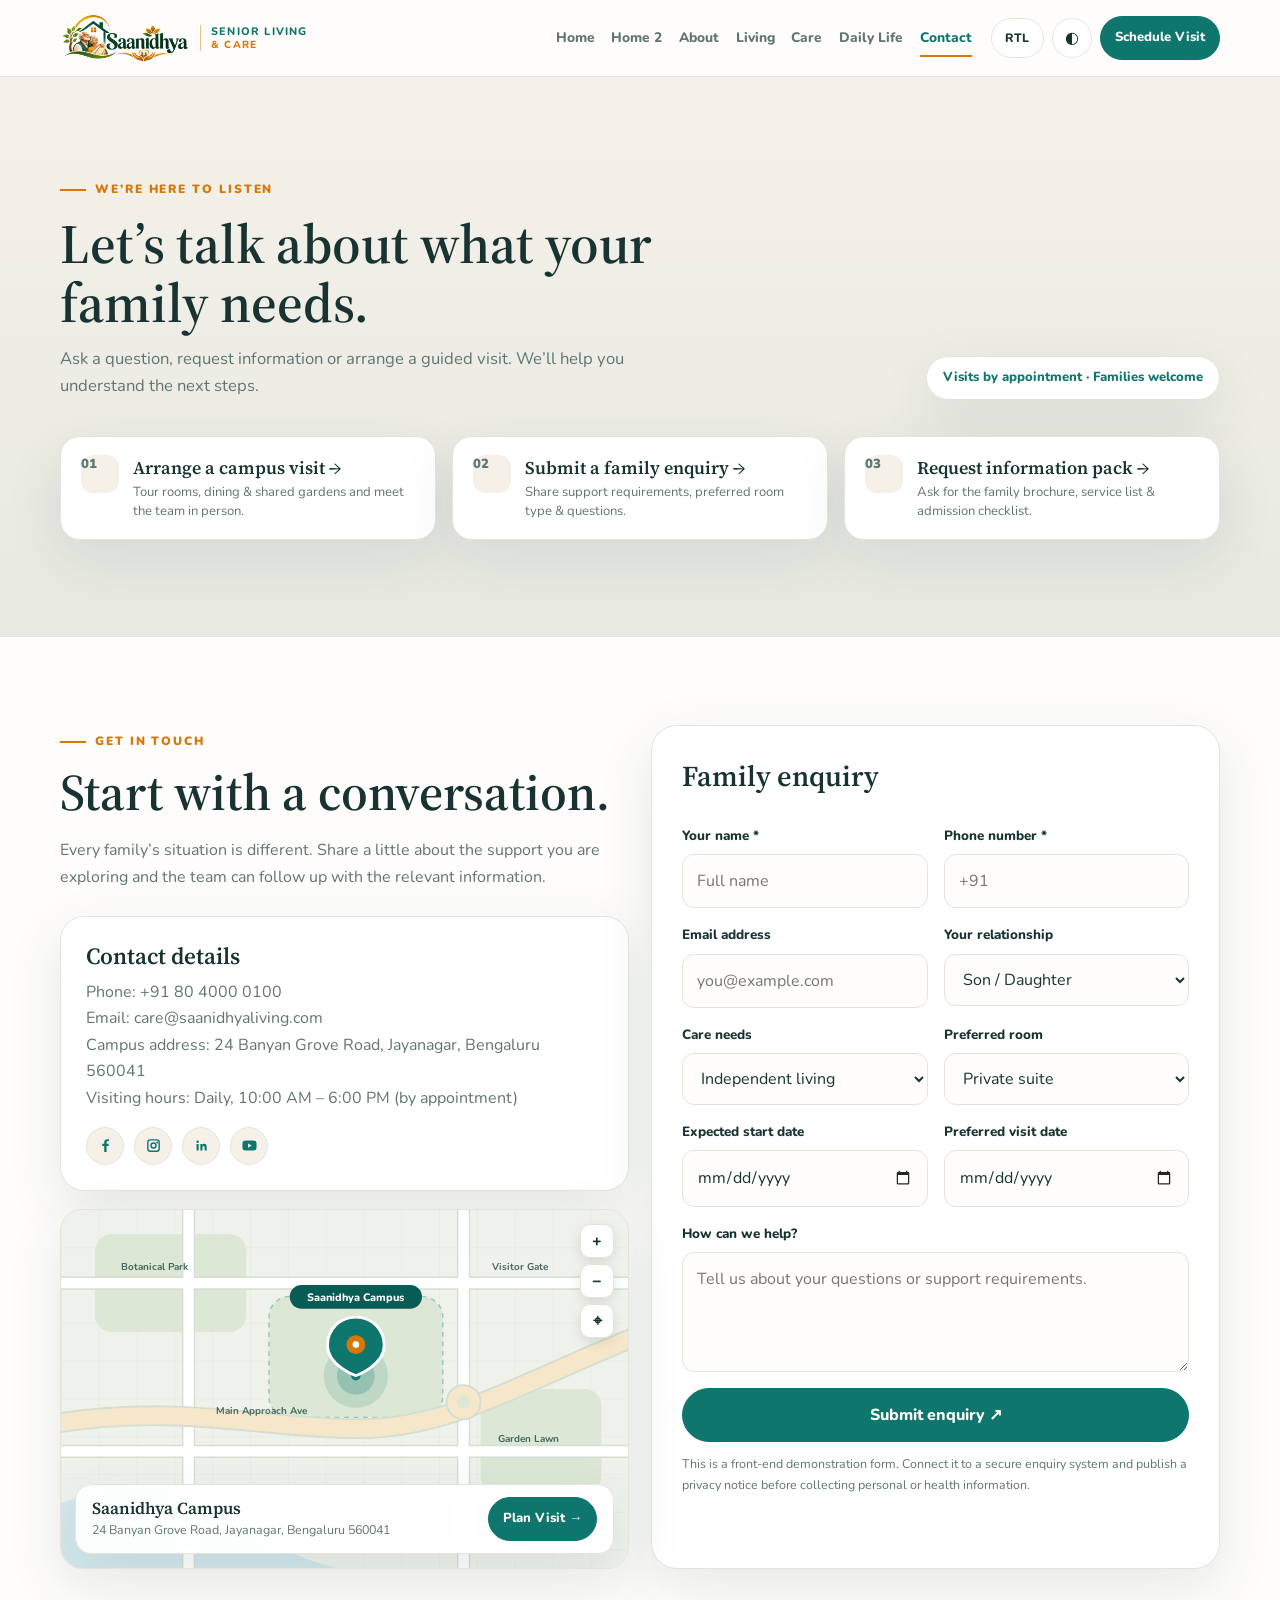
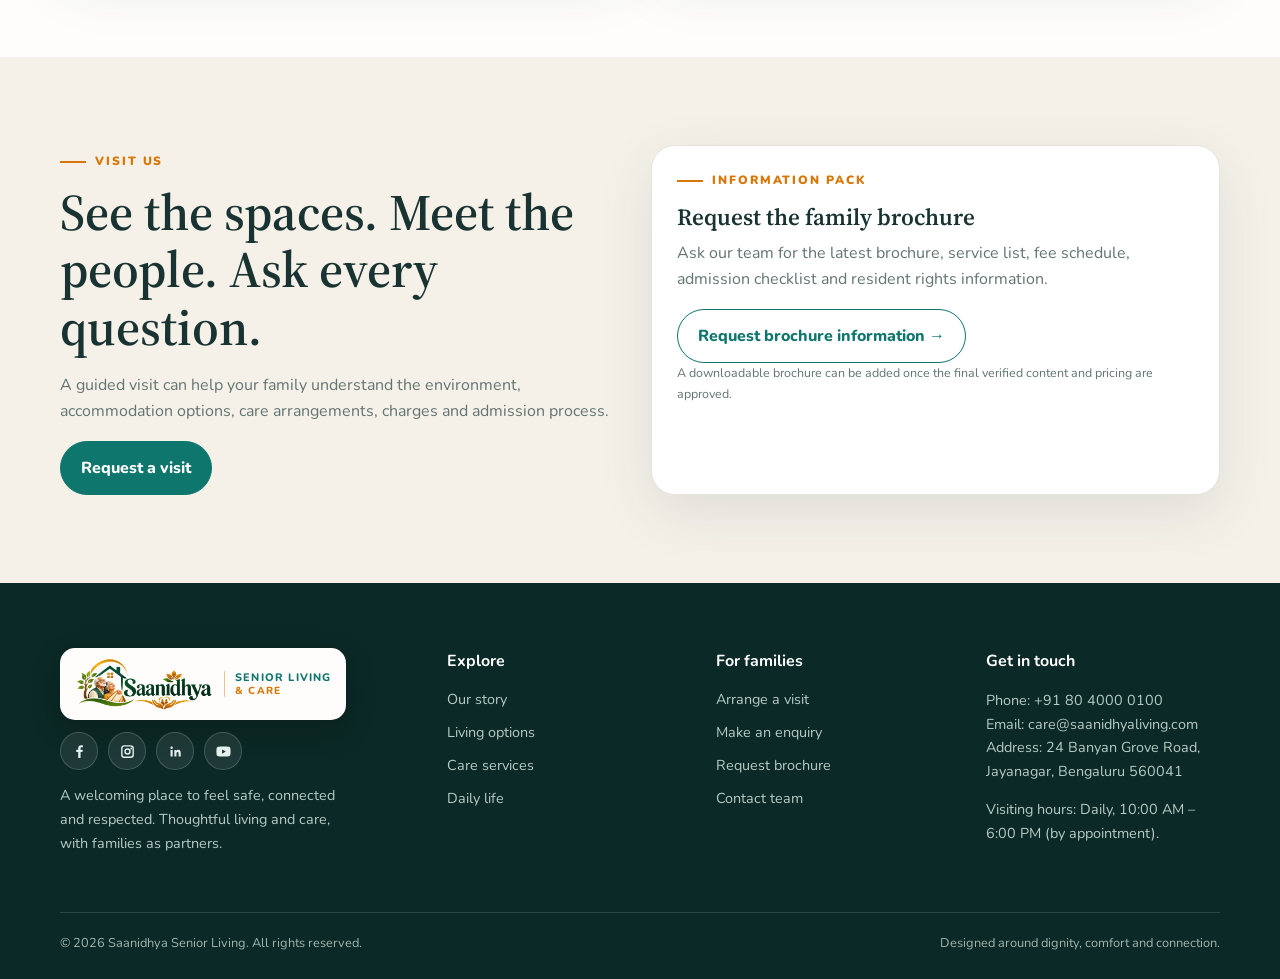
<file: contact.html>
<!doctype html><html lang="en"><head><meta charset="utf-8"><meta name="viewport" content="width=device-width,initial-scale=1"><meta name="theme-color" content="#0F766E"><title>Contact &amp; Enquiries | Saanidhya Senior Living &amp; Care</title><meta name="description" content="Compassionate senior living, assisted living and family-centred care."><link rel="icon" href="favicon.ico" sizes="any"><link rel="icon" type="image/png" sizes="512x512" href="favicon.png"><link rel="apple-touch-icon" sizes="180x180" href="apple-touch-icon.png"><meta property="og:title" content="Contact &amp; Enquiries | Saanidhya Senior Living &amp; Care"><meta property="og:description" content="Compassionate senior living, assisted living and family-centred care."><meta property="og:image" content="logo.png"><meta property="og:type" content="website"><link rel="stylesheet" href="styles.css"></head><body>
<header class="site-header"><div class="container header-inner"><a class="brand" href="index.html" aria-label="Saanidhya Senior Living &amp; Care — Home"><img class="brand-logo" src="logo.png" alt="Saanidhya Senior Living &amp; Care" width="1983" height="793"><span class="brand-tag" aria-hidden="true">Senior Living<small>&amp; Care</small></span></a>
<button class="icon-btn menu-toggle" aria-label="Open navigation" aria-expanded="false">☰</button><nav class="nav" aria-label="Main navigation"><a href="index.html">Home</a><a href="home-2.html">Home 2</a><a href="about.html">About</a><a href="living-options.html">Living</a><a href="medical-care.html">Care</a><a href="daily-life.html">Daily Life</a><a href="contact.html" class="active">Contact</a><div class="nav-tools"><button class="nav-tool-btn" type="button" data-rtl-toggle aria-label="Switch to right-to-left alignment" aria-pressed="false">RTL</button><button class="nav-tool-btn" type="button" data-theme-toggle aria-label="Toggle dark mode" aria-pressed="false"><span data-theme-icon aria-hidden="true">◐</span><span data-theme-label>Dark</span></button><a class="btn small" href="contact.html#visit">Schedule Visit</a></div></nav>
<div class="header-actions"><button class="icon-btn rtl-toggle" type="button" data-rtl-toggle aria-label="Switch to right-to-left alignment" aria-pressed="false">RTL</button><button class="icon-btn" type="button" data-theme-toggle aria-label="Toggle dark mode">◐</button><a class="btn small" href="contact.html#visit">Schedule Visit</a></div></div></header>
<main><section class="hero-contact"><div class="container"><div class="hero-contact-top"><div><span class="eyebrow">We’re here to listen</span><h1>Let’s talk about what your family needs.</h1><p>Ask a question, request information or arrange a guided visit. We’ll help you understand the next steps.</p></div><span class="concierge-pill">Visits by appointment · Families welcome</span></div><div class="concierge-grid"><a class="concierge-card" href="#visit"><span class="concierge-num">01</span><div><strong>Arrange a campus visit →</strong><span>Tour rooms, dining &amp; shared gardens and meet the team in person.</span></div></a><a class="concierge-card" href="#enquiry"><span class="concierge-num">02</span><div><strong>Submit a family enquiry →</strong><span>Share support requirements, preferred room type &amp; questions.</span></div></a><a class="concierge-card" href="#brochure"><span class="concierge-num">03</span><div><strong>Request information pack →</strong><span>Ask for the family brochure, service list &amp; admission checklist.</span></div></a></div></div></section>
<section class="section" id="enquiry"><div class="container grid two contact-two-col"><div><span class="eyebrow">Get in touch</span><h2>Start with a conversation.</h2><p class="muted">Every family’s situation is different. Share a little about the support you are exploring and the team can follow up with the relevant information.</p><div class="card" style="margin-top:26px"><div class="card-body"><h3>Contact details</h3><p class="muted">Phone: <a href="tel:+918040000100">+91 80 4000 0100</a><br>Email: <a href="mailto:care@saanidhyaliving.com">care@saanidhyaliving.com</a><br>Campus address: 24 Banyan Grove Road, Jayanagar, Bengaluru 560041<br>Visiting hours: Daily, 10:00 AM – 6:00 PM (by appointment)</p><div class="social-links" aria-label="Social media"><a class="social-link" href="https://www.facebook.com/saanidhyaliving" target="_blank" rel="noopener noreferrer" aria-label="Saanidhya on Facebook"><svg viewBox="0 0 24 24" aria-hidden="true"><path d="M13.5 21v-8.2h2.75l.41-3.2H13.5V7.55c0-.93.26-1.56 1.59-1.56h1.7V3.13c-.29-.04-1.3-.13-2.48-.13-2.45 0-4.13 1.5-4.13 4.24v2.36H7.4v3.2h2.78V21h3.32z"/></svg></a><a class="social-link" href="https://www.instagram.com/saanidhyaliving" target="_blank" rel="noopener noreferrer" aria-label="Saanidhya on Instagram"><svg viewBox="0 0 24 24" aria-hidden="true"><path d="M7.5 3h9A4.5 4.5 0 0 1 21 7.5v9a4.5 4.5 0 0 1-4.5 4.5h-9A4.5 4.5 0 0 1 3 16.5v-9A4.5 4.5 0 0 1 7.5 3zm0 2A2.5 2.5 0 0 0 5 7.5v9A2.5 2.5 0 0 0 7.5 19h9a2.5 2.5 0 0 0 2.5-2.5v-9A2.5 2.5 0 0 0 16.5 5h-9zm9.75 1.5a1.25 1.25 0 1 1 0 2.5 1.25 1.25 0 0 1 0-2.5zM12 7.5a4.5 4.5 0 1 1 0 9 4.5 4.5 0 0 1 0-9zm0 2a2.5 2.5 0 1 0 0 5 2.5 2.5 0 0 0 0-5z"/></svg></a><a class="social-link" href="https://www.linkedin.com/company/saanidhyaliving" target="_blank" rel="noopener noreferrer" aria-label="Saanidhya on LinkedIn"><svg viewBox="0 0 24 24" aria-hidden="true"><path d="M6.5 8.5a1.75 1.75 0 1 1 0-3.5 1.75 1.75 0 0 1 0 3.5zM5 10h3v9H5v-9zm5 0h2.88v1.23h.04c.4-.76 1.38-1.56 2.84-1.56 3.04 0 3.6 2 3.6 4.6V19h-3v-4.18c0-1-.02-2.28-1.39-2.28-1.39 0-1.6 1.09-1.6 2.21V19h-3v-9z"/></svg></a><a class="social-link" href="https://www.youtube.com/@saanidhyaliving" target="_blank" rel="noopener noreferrer" aria-label="Saanidhya on YouTube"><svg viewBox="0 0 24 24" aria-hidden="true"><path d="M21.58 7.19a2.5 2.5 0 0 0-1.76-1.77C18.25 5 12 5 12 5s-6.25 0-7.82.42A2.5 2.5 0 0 0 2.42 7.19C2 8.77 2 12 2 12s0 3.23.42 4.81a2.5 2.5 0 0 0 1.76 1.77C5.75 19 12 19 12 19s6.25 0 7.82-.42a2.5 2.5 0 0 0 1.76-1.77C22 15.23 22 12 22 12s0-3.23-.42-4.81zM10 15V9l5.2 3L10 15z"/></svg></a></div></div></div><div class="campus-map" aria-label="Illustrative campus location map"><div class="map-controls" role="group" aria-label="Map zoom controls"><button class="map-ctrl-btn" type="button" data-map-zoom="in" aria-label="Zoom in map">+</button><button class="map-ctrl-btn" type="button" data-map-zoom="out" aria-label="Zoom out map">−</button><button class="map-ctrl-btn" type="button" data-map-zoom="reset" aria-label="Reset map view">⌖</button></div><div class="campus-map-canvas" data-map-canvas><svg class="campus-map-svg" viewBox="0 0 600 380" preserveAspectRatio="xMidYMid slice" aria-hidden="true"><defs><pattern id="mapGrid" width="40" height="40" patternUnits="userSpaceOnUse"><path d="M 40 0 L 0 0 0 40" fill="none" stroke="var(--map-grid)" stroke-width="1"/></pattern></defs><rect width="600" height="380" fill="var(--map-bg)"/><rect width="600" height="380" fill="url(#mapGrid)"/><path d="M-10,315 Q95,270 175,325 T330,385 L-10,385 Z" fill="var(--map-water)"/><rect x="36" y="26" width="160" height="104" rx="18" fill="var(--map-park)"/><rect x="220" y="92" width="184" height="128" rx="22" fill="var(--map-park)" stroke="#0F766E" stroke-opacity=".35" stroke-width="1.5" stroke-dasharray="5 5"/><rect x="444" y="190" width="128" height="110" rx="18" fill="var(--map-park)"/><g fill="none" stroke-linecap="round" stroke-linejoin="round"><path d="M135,0 L135,380 M426,0 L426,380 M0,78 L600,78 M0,256 L600,256" stroke="var(--map-road-stroke)" stroke-width="14"/><path d="M135,0 L135,380 M426,0 L426,380 M0,78 L600,78 M0,256 L600,256" stroke="var(--map-road)" stroke-width="11"/><path d="M-15,228 C120,204 215,232 314,232 C416,232 496,178 615,132" stroke="var(--map-road-stroke)" stroke-width="22"/><path d="M-15,228 C120,204 215,232 314,232 C416,232 496,178 615,132" stroke="var(--map-road-major)" stroke-width="18"/></g><circle cx="426" cy="204" r="18" fill="var(--map-road-major)" stroke="var(--map-road-stroke)" stroke-width="2"/><circle cx="426" cy="204" r="7" fill="var(--map-park)"/><g font-family="Nunito,Arial,sans-serif" font-size="10.5" font-weight="700" fill="var(--map-label)" opacity=".88"><text x="64" y="64">Botanical Park</text><text x="456" y="64">Visitor Gate</text><text x="462" y="246">Garden Lawn</text><text x="164" y="216">Main Approach Ave</text></g><circle cx="312" cy="176" r="34" fill="#0F766E" opacity=".14"/><circle cx="312" cy="176" r="20" fill="#0F766E" opacity=".24"/><circle cx="312" cy="176" r="5" fill="#0F766E"/><path d="M312,114 C295,114 282,127 282,144 C282,165 312,176 312,176 C312,176 342,165 342,144 C342,127 329,114 312,114 Z" fill="#0F766E" stroke="#ffffff" stroke-width="3"/><circle cx="312" cy="143" r="10" fill="#D97706"/><circle cx="312" cy="143" r="3.5" fill="#ffffff"/><rect x="242" y="80" width="140" height="25" rx="12.5" fill="#095b55"/><text x="312" y="96.5" text-anchor="middle" font-family="Nunito,Arial,sans-serif" font-size="11.5" font-weight="800" fill="#ffffff">Saanidhya Campus</text></svg></div><div class="map-info-bar"><div><strong>Saanidhya Campus</strong><span>24 Banyan Grove Road, Jayanagar, Bengaluru 560041</span></div><a class="btn small" href="#visit">Plan Visit →</a></div></div></div>
<div class="form-wrap"><h3 style="font:600 1.8rem 'Source Serif 4',serif;margin-top:0">Family enquiry</h3><form data-demo-form><div class="form-grid"><div class="field"><label for="name">Your name *</label><input id="name" name="name" required placeholder="Full name"></div><div class="field"><label for="phone">Phone number *</label><input id="phone" name="phone" required type="tel" placeholder="+91"></div><div class="field"><label for="email">Email address</label><input id="email" name="email" type="email" placeholder="you@example.com"></div><div class="field"><label for="relation">Your relationship</label><select id="relation" name="relation"><option>Son / Daughter</option><option>Spouse</option><option>Other family member</option><option>Self</option><option>Other</option></select></div><div class="field"><label for="care">Care needs</label><select id="care" name="care"><option>Independent living</option><option>Assisted daily living</option><option>Nursing support</option><option>Recovery / rehabilitation</option><option>Not sure yet</option></select></div><div class="field"><label for="room">Preferred room</label><select id="room" name="room"><option>Private suite</option><option>Semi-private room</option><option>Independent cottage</option><option>Need guidance</option></select></div><div class="field"><label for="start">Expected start date</label><input id="start" name="start" type="date"></div><div class="field"><label for="visit">Preferred visit date</label><input id="visit" name="visit" type="date"></div><div class="field full"><label for="message">How can we help?</label><textarea id="message" name="message" placeholder="Tell us about your questions or support requirements."></textarea></div><div class="field full"><button class="btn" type="submit">Submit enquiry ↗</button><p class="toast" role="status"></p></div></div></form><p class="notice">This is a front-end demonstration form. Connect it to a secure enquiry system and publish a privacy notice before collecting personal or health information.</p></div></div></section>
<section class="section soft" id="visit"><div class="container grid two contact-two-col"><div><span class="eyebrow">Visit us</span><h2>See the spaces. Meet the people. Ask every question.</h2><p class="muted">A guided visit can help your family understand the environment, accommodation options, care arrangements, charges and admission process.</p><a class="btn" href="#enquiry">Request a visit</a></div><div class="card" id="brochure"><div class="card-body"><span class="eyebrow">Information pack</span><h3>Request the family brochure</h3><p>Ask our team for the latest brochure, service list, fee schedule, admission checklist and resident rights information.</p><a class="btn secondary" href="#enquiry">Request brochure information →</a><p class="notice">A downloadable brochure can be added once the final verified content and pricing are approved.</p></div></div></div></section>
</main><footer class="footer"><div class="container"><div class="footer-grid">
<div><a class="brand" href="index.html" aria-label="Saanidhya Senior Living &amp; Care — Home"><img class="brand-logo" src="logo.png" alt="Saanidhya Senior Living &amp; Care" width="1983" height="793"><span class="brand-tag" aria-hidden="true">Senior Living<small>&amp; Care</small></span></a><div class="social-links" aria-label="Social media"><a class="social-link" href="https://www.facebook.com/saanidhyaliving" target="_blank" rel="noopener noreferrer" aria-label="Saanidhya on Facebook"><svg viewBox="0 0 24 24" aria-hidden="true"><path d="M13.5 21v-8.2h2.75l.41-3.2H13.5V7.55c0-.93.26-1.56 1.59-1.56h1.7V3.13c-.29-.04-1.3-.13-2.48-.13-2.45 0-4.13 1.5-4.13 4.24v2.36H7.4v3.2h2.78V21h3.32z"/></svg></a><a class="social-link" href="https://www.instagram.com/saanidhyaliving" target="_blank" rel="noopener noreferrer" aria-label="Saanidhya on Instagram"><svg viewBox="0 0 24 24" aria-hidden="true"><path d="M7.5 3h9A4.5 4.5 0 0 1 21 7.5v9a4.5 4.5 0 0 1-4.5 4.5h-9A4.5 4.5 0 0 1 3 16.5v-9A4.5 4.5 0 0 1 7.5 3zm0 2A2.5 2.5 0 0 0 5 7.5v9A2.5 2.5 0 0 0 7.5 19h9a2.5 2.5 0 0 0 2.5-2.5v-9A2.5 2.5 0 0 0 16.5 5h-9zm9.75 1.5a1.25 1.25 0 1 1 0 2.5 1.25 1.25 0 0 1 0-2.5zM12 7.5a4.5 4.5 0 1 1 0 9 4.5 4.5 0 0 1 0-9zm0 2a2.5 2.5 0 1 0 0 5 2.5 2.5 0 0 0 0-5z"/></svg></a><a class="social-link" href="https://www.linkedin.com/company/saanidhyaliving" target="_blank" rel="noopener noreferrer" aria-label="Saanidhya on LinkedIn"><svg viewBox="0 0 24 24" aria-hidden="true"><path d="M6.5 8.5a1.75 1.75 0 1 1 0-3.5 1.75 1.75 0 0 1 0 3.5zM5 10h3v9H5v-9zm5 0h2.88v1.23h.04c.4-.76 1.38-1.56 2.84-1.56 3.04 0 3.6 2 3.6 4.6V19h-3v-4.18c0-1-.02-2.28-1.39-2.28-1.39 0-1.6 1.09-1.6 2.21V19h-3v-9z"/></svg></a><a class="social-link" href="https://www.youtube.com/@saanidhyaliving" target="_blank" rel="noopener noreferrer" aria-label="Saanidhya on YouTube"><svg viewBox="0 0 24 24" aria-hidden="true"><path d="M21.58 7.19a2.5 2.5 0 0 0-1.76-1.77C18.25 5 12 5 12 5s-6.25 0-7.82.42A2.5 2.5 0 0 0 2.42 7.19C2 8.77 2 12 2 12s0 3.23.42 4.81a2.5 2.5 0 0 0 1.76 1.77C5.75 19 12 19 12 19s6.25 0 7.82-.42a2.5 2.5 0 0 0 1.76-1.77C22 15.23 22 12 22 12s0-3.23-.42-4.81zM10 15V9l5.2 3L10 15z"/></svg></a></div><p style="max-width:300px">A welcoming place to feel safe, connected and respected. Thoughtful living and care, with families as partners.</p></div>
<div><h4>Explore</h4><div class="footer-links"><a href="about.html">Our story</a><a href="living-options.html">Living options</a><a href="medical-care.html">Care services</a><a href="daily-life.html">Daily life</a></div></div>
<div><h4>For families</h4><div class="footer-links"><a href="contact.html#visit">Arrange a visit</a><a href="contact.html#enquiry">Make an enquiry</a><a href="contact.html#brochure">Request brochure</a><a href="contact.html">Contact team</a></div></div>
<div><h4>Get in touch</h4><p>Phone: <a href="tel:+918040000100">+91 80 4000 0100</a><br>Email: <a href="mailto:care@saanidhyaliving.com">care@saanidhyaliving.com</a><br>Address: 24 Banyan Grove Road, Jayanagar, Bengaluru 560041</p><p>Visiting hours: Daily, 10:00 AM – 6:00 PM (by appointment).</p></div></div>
<div class="footer-bottom"><span>© <span data-year></span> Saanidhya Senior Living. All rights reserved.</span><span>Designed around dignity, comfort and connection.</span></div></div></footer><button class="back-to-top" type="button" data-back-to-top aria-label="Back to top" title="Back to top"><svg viewBox="0 0 24 24" fill="none" stroke="currentColor" stroke-width="2.4" stroke-linecap="round" stroke-linejoin="round" aria-hidden="true"><path d="M12 19V5"/><path d="M5 12l7-7 7 7"/></svg></button><script src="script.js"></script></body></html>
</file>
<file: styles.css>
@import url('https://fonts.googleapis.com/css2?family=Nunito:wght@400;500;600;700;800&family=Source+Serif+4:wght@400;500;600;700&display=swap');
:root{color-scheme:light;--teal:#0F766E;--teal-dark:#095b55;--amber:#D97706;--cream:#FEFDFB;--paper:#f5f1e9;--ink:#183331;--muted:#627572;--line:#e5e4dc;--white:#fff;--shadow:0 18px 55px rgba(17,61,57,.10);--radius:24px}
[data-theme="dark"]{color-scheme:dark;--cream:#0B1515;--paper:#112120;--ink:#edf5f2;--muted:#b0c2bd;--line:#29413d;--white:#142321;--shadow:0 18px 55px rgba(0,0,0,.25)}
*{box-sizing:border-box}html{scroll-behavior:smooth}body{margin:0;background:var(--cream);color:var(--ink);font-family:Nunito,Arial,sans-serif;line-height:1.65;overflow-x:clip}img{max-width:100%;display:block}a{color:inherit;text-decoration:none}button,input,select,textarea{font:inherit}button,a{ -webkit-tap-highlight-color:transparent}.container{width:min(1160px,calc(100% - clamp(28px,4vw,48px)));margin:auto}.site-header{position:sticky;top:0;z-index:50;background:color-mix(in srgb,var(--cream) 92%,transparent);backdrop-filter:blur(16px);border-bottom:1px solid var(--line)}.header-inner{min-height:76px;padding-block:4px;display:flex;align-items:center;gap:clamp(10px,1.5vw,20px)}.brand{display:inline-flex;align-items:center;gap:10px;flex-shrink:0;border-radius:13px;transition:transform .2s,background-color .2s,box-shadow .2s}.brand:hover{transform:translateY(-1px)}.brand:focus-visible{outline:2px solid var(--amber);outline-offset:4px}.brand-logo{height:52px;width:auto;max-width:100%;object-fit:contain;display:block}.brand-tag{display:flex;flex-direction:column;justify-content:center;border-inline-start:1.5px solid rgba(217,119,6,.45);padding-inline-start:10px;font:800 .68rem/1.25 Nunito,sans-serif;letter-spacing:.11em;text-transform:uppercase;color:var(--teal);white-space:nowrap}.brand-tag small{font:800 .64rem/1.2 Nunito,sans-serif;letter-spacing:.12em;color:var(--amber)}[data-theme="dark"] .site-header .brand{background:#fefdfb;padding:4px 12px;border-radius:13px;box-shadow:0 4px 16px rgba(0,0,0,.28)}.nav{display:flex;align-items:center;gap:clamp(10px,1.3vw,20px);margin-inline-start:auto}.nav>a{font-size:.86rem;font-weight:800;color:var(--muted);white-space:nowrap;padding:10px 0;position:relative}.nav>a:hover,.nav>a.active{color:var(--teal)}[data-theme="dark"] .nav>a:hover,[data-theme="dark"] .nav>a.active{color:#5eead4}.nav>a.active:after{content:"";height:2px;background:var(--amber);position:absolute;bottom:2px;left:0;right:0}.nav-tools{display:none}.header-actions{display:flex;gap:8px;align-items:center}.icon-btn{width:40px;height:40px;border:1px solid var(--line);background:var(--white);color:var(--ink);border-radius:50%;display:grid;place-items:center;cursor:pointer}.rtl-toggle{width:auto;padding:0 13px;border-radius:999px;font-size:.76rem;font-weight:800;letter-spacing:.06em}.rtl-toggle[aria-pressed="true"]{border-color:var(--teal);color:var(--teal);background:color-mix(in srgb,var(--teal) 10%,var(--white))}[data-theme="dark"] .rtl-toggle[aria-pressed="true"]{border-color:#5eead4;color:#5eead4}.btn{display:inline-flex;align-items:center;justify-content:center;gap:9px;padding:13px 20px;border-radius:999px;background:var(--teal);color:white;font-weight:800;border:1px solid var(--teal);transition:.2s;cursor:pointer}.btn:hover{background:var(--teal-dark);transform:translateY(-2px)}.btn.secondary{background:transparent;color:var(--teal);border-color:var(--teal)}.btn.amber{background:var(--amber);border-color:var(--amber);color:#fff}.btn.small{padding:10px 14px;font-size:.82rem}.menu-toggle{display:none}.hero{position:relative;overflow:hidden;min-height:clamp(480px,calc(100svh - 78px),660px);display:flex;align-items:center;background:#173c38;color:#fff}.hero-image{position:absolute;inset:0;width:100%;height:100%;object-fit:cover;opacity:.48}.hero:after{content:"";position:absolute;inset:0;background:linear-gradient(90deg,rgba(5,35,32,.92),rgba(5,35,32,.58) 56%,rgba(5,35,32,.18))}.hero-content{position:relative;z-index:1;padding:clamp(44px,6vh,80px) 0;max-width:700px}.eyebrow{display:inline-flex;align-items:center;gap:9px;color:var(--amber);font-weight:900;text-transform:uppercase;letter-spacing:.16em;font-size:.75rem}.eyebrow:before{content:"";width:26px;height:2px;background:currentColor}.hero h1{font:600 clamp(2.2rem,4.9vw,4.6rem)/1.06 'Source Serif 4',serif;margin:18px 0}.hero p{font-size:clamp(1rem,1.4vw,1.12rem);color:#e3eeea;max-width:590px}.hero-actions{display:flex;gap:12px;flex-wrap:wrap;margin-top:28px}.hero .btn.secondary{color:#fff;border-color:#ffffff88}.hero-note{display:flex;gap:18px;flex-wrap:wrap;margin-top:34px;color:#e3eeea;font-size:.88rem}.hero-note span{display:flex;align-items:center;gap:8px}.section{padding:88px 0}.section.soft{background:var(--paper)}.section-head{max-width:700px;margin-bottom:38px}.section-head.center{text-align:center;margin:0 auto 42px}.section h2{font:600 clamp(2.1rem,4vw,3.45rem)/1.12 'Source Serif 4',serif;margin:12px 0 16px}.section-head p,.muted{color:var(--muted)}.grid{display:grid;gap:22px}.grid.two{grid-template-columns:repeat(2,1fr)}.grid.three{grid-template-columns:repeat(3,1fr)}.grid.four{grid-template-columns:repeat(4,1fr)}.card{background:var(--white);border:1px solid var(--line);border-radius:var(--radius);overflow:hidden;box-shadow:var(--shadow)}.card-body{padding:25px}.card h3{font:600 1.45rem 'Source Serif 4',serif;margin:8px 0}.card p{color:var(--muted);margin:0}.card img{width:100%;height:230px;object-fit:cover}.card-icon{width:50px;height:50px;border-radius:16px;background:#e3f1ed;color:var(--teal);display:grid;place-items:center;font-size:1.35rem}.pill{display:inline-block;background:#f9ead7;color:#9b5200;padding:6px 11px;border-radius:999px;font-size:.72rem;font-weight:900;letter-spacing:.05em;text-transform:uppercase}.split{display:grid;grid-template-columns:1fr 1fr;gap:58px;align-items:center}.split-img{position:relative}.split-img img{height:500px;width:100%;object-fit:cover;border-radius:32px}.float-card{position:absolute;inset-inline-end:-18px;bottom:28px;background:var(--white);padding:20px 22px;border-radius:20px;box-shadow:var(--shadow);max-width:220px}.float-card strong{font:600 1.8rem 'Source Serif 4',serif;color:var(--teal);display:block}.check-list{list-style:none;padding:0;margin:22px 0}.check-list li{padding-block:9px;padding-inline-start:30px;padding-inline-end:0;position:relative;color:var(--muted)}.check-list li:before{content:"✓";position:absolute;inset-inline-start:0;color:var(--teal);font-weight:900}.stats{display:grid;grid-template-columns:repeat(4,1fr);gap:14px;margin-top:34px}.stat{padding:22px;border:1px solid var(--line);border-radius:18px;background:var(--white)}.stat strong{font:600 2rem 'Source Serif 4',serif;color:var(--teal);display:block}.stat span{font-size:.85rem;color:var(--muted)}.photo-grid{display:grid;grid-template-columns:1.2fr .8fr;grid-template-rows:220px 220px;gap:14px}.photo-grid img{width:100%;height:100%;object-fit:cover;border-radius:20px}.photo-grid img:first-child{grid-row:span 2}.room-card img{height:250px}.tag-row{display:flex;gap:8px;flex-wrap:wrap;margin:15px 0}.tag{font-size:.76rem;border:1px solid var(--line);padding:6px 10px;border-radius:99px;color:var(--muted)}.cta-band{background:var(--teal-dark);color:#fff;border-radius:30px;padding:48px;display:flex;justify-content:space-between;align-items:center;gap:24px}.cta-band h2{font-size:2.4rem;margin:0 0 8px}.cta-band p{color:#d5e7e2;margin:0}.form-wrap{background:var(--white);border:1px solid var(--line);border-radius:26px;padding:30px;box-shadow:var(--shadow)}.form-grid{display:grid;grid-template-columns:1fr 1fr;gap:16px}.field{display:flex;flex-direction:column;gap:7px}.field.full{grid-column:1/-1}.field label{font-size:.84rem;font-weight:800}.field input,.field select,.field textarea{border:1px solid var(--line);border-radius:12px;padding:13px 14px;background:var(--cream);color:var(--ink);outline:none}.field input:focus,.field select:focus,.field textarea:focus{border-color:var(--teal);box-shadow:0 0 0 3px #0f766e20}input[type="date"]{color-scheme:light}[data-theme="dark"] input[type="date"]{color-scheme:dark}input[type="date"]::-webkit-calendar-picker-indicator{cursor:pointer;opacity:.85}[data-theme="dark"] input[type="date"]::-webkit-calendar-picker-indicator{opacity:.95}.field textarea{min-height:120px;resize:vertical}.notice{font-size:.78rem;color:var(--muted);margin-top:12px}.footer{background:#0b2926;color:#e4f0ec;padding:65px 0 25px}.footer-grid{display:grid;grid-template-columns:1.5fr 1fr 1fr 1fr;gap:35px}.footer p,.footer a{color:#b8cbc5;font-size:.9rem}.footer a:hover{color:#fff}.footer h4{color:#fff;margin:0 0 14px}.footer-links{display:grid;gap:9px}.footer-bottom{border-top:1px solid #ffffff22;margin-top:42px;padding-top:20px;display:flex;justify-content:space-between;gap:20px;flex-wrap:wrap;color:#9fb6af;font-size:.8rem}.footer .brand{background:#fefdfb;padding:8px 14px;border-radius:15px;box-shadow:0 10px 28px rgba(0,0,0,.22);margin-bottom:14px}.footer .brand-logo{height:56px;width:auto}.testimonial{font:500 1.35rem/1.5 'Source Serif 4',serif}.quote-mark{font:4rem 'Source Serif 4',serif;color:var(--amber);line-height:.7}.activity{display:flex;gap:16px;padding:18px 0;border-bottom:1px solid var(--line)}.activity time{background:var(--paper);color:var(--teal);border-radius:14px;padding:10px 12px;text-align:center;font-weight:900;min-width:66px}.activity time b{display:block;font-size:1.35rem}.activity h3{margin:0;font-size:1rem}.activity p{margin:3px 0 0;color:var(--muted);font-size:.9rem}.faq details{border-bottom:1px solid var(--line);padding:18px 0}.faq summary{font-weight:900;cursor:pointer}.faq details p{color:var(--muted)}.campus-map{--map-bg:#eef2ea;--map-park:#dce8d5;--map-water:#d4e8ec;--map-road:#ffffff;--map-road-major:#f6e7cb;--map-road-stroke:#d5ded1;--map-grid:rgba(15,118,110,.07);--map-label:#2f554e;position:relative;height:clamp(300px,36vw,360px);border-radius:22px;overflow:hidden;border:1px solid var(--line);box-shadow:var(--shadow);background:var(--map-bg);margin-top:18px}[data-theme="dark"] .campus-map{--map-bg:#0f1f1e;--map-park:#152b28;--map-water:#0e2932;--map-road:#1b3532;--map-road-major:#2a403a;--map-road-stroke:#2a4742;--map-grid:rgba(94,234,212,.06);--map-label:#b9dcd3}.campus-map-canvas{width:100%;height:100%;transition:transform .28s ease;transform-origin:52% 40%}.campus-map-svg{width:100%;height:100%;display:block}.map-controls{position:absolute;top:14px;inset-inline-end:14px;display:grid;gap:6px;z-index:2}.map-ctrl-btn{width:34px;height:34px;border-radius:10px;border:1px solid var(--line);background:color-mix(in srgb,var(--white) 92%,transparent);backdrop-filter:blur(8px);color:var(--ink);font-weight:800;font-size:1rem;line-height:1;display:grid;place-items:center;cursor:pointer;box-shadow:0 4px 12px rgba(0,0,0,.1);transition:.18s}.map-ctrl-btn:hover{border-color:var(--teal);color:var(--teal)}[data-theme="dark"] .map-ctrl-btn:hover{border-color:#5eead4;color:#5eead4}.map-info-bar{position:absolute;inset-inline:14px;bottom:14px;z-index:2;display:flex;align-items:center;justify-content:space-between;gap:12px;flex-wrap:wrap;padding:12px 16px;border-radius:16px;background:color-mix(in srgb,var(--white) 92%,transparent);backdrop-filter:blur(10px);-webkit-backdrop-filter:blur(10px);border:1px solid var(--line);box-shadow:var(--shadow)}.map-info-bar strong{display:block;font:600 1.05rem 'Source Serif 4',serif;color:var(--ink)}.map-info-bar span{display:block;font-size:.78rem;color:var(--muted)}.toast{display:none;margin-top:14px;color:var(--teal);font-weight:800}.toast.show{display:block}
@media(max-width:1100px){.menu-toggle{display:grid;margin-inline-start:auto}.nav{display:none;position:absolute;top:100%;left:0;right:0;background:var(--cream);padding:16px 24px 24px;border-bottom:1px solid var(--line);box-shadow:var(--shadow);flex-direction:column;align-items:stretch;gap:2px}.nav.open{display:flex}.nav>a{padding:12px 4px;border-bottom:1px solid var(--line)}.nav>a.active:after{display:none}.nav-tools{display:flex;flex-wrap:wrap;align-items:center;gap:10px;padding-top:14px;margin-top:4px}.nav-tool-btn{height:38px;padding:0 14px;border-radius:999px;border:1px solid var(--line);background:var(--white);color:var(--ink);font-size:.8rem;font-weight:800;display:inline-flex;align-items:center;gap:7px;cursor:pointer}.nav-tool-btn[aria-pressed="true"]{border-color:var(--teal);color:var(--teal);background:color-mix(in srgb,var(--teal) 10%,var(--white))}[data-theme="dark"] .nav-tool-btn[aria-pressed="true"]{border-color:#5eead4;color:#5eead4}.nav-tools .btn{margin-inline-start:auto;color:#fff;padding:10px 16px;border:1px solid var(--teal)}.nav-tools .btn:hover{color:#fff;background:var(--teal-dark)}.header-actions{display:none}.header-inner{gap:10px}.grid.four{grid-template-columns:repeat(2,1fr)}}
@media(max-width:760px){.container{width:min(100% - 32px,600px)}.hero{min-height:auto}.hero-content{padding:48px 0}.section{padding:66px 0}.grid.three,.grid.two,.split{grid-template-columns:1fr}.split{gap:30px}.split-img img{height:360px}.float-card{inset-inline-end:10px}.stats{grid-template-columns:repeat(2,1fr)}.footer-grid{grid-template-columns:1fr 1fr}.cta-band{padding:32px;display:block}.cta-band .btn{margin-top:20px}.photo-grid{grid-template-rows:170px 170px}.header-inner{min-height:68px}.brand-logo{height:46px;width:auto}.footer .brand-logo{height:52px;width:auto}}
@media(max-width:420px){.container{width:calc(100% - 24px)}.header-inner{min-height:64px;gap:6px}.brand{gap:7px}.brand-logo{height:44px;width:auto}.brand-tag{padding-inline-start:7px;font-size:.6rem;letter-spacing:.08em}.brand-tag small{font-size:.58rem}[data-theme="dark"] .site-header .brand{padding:3px 8px;border-radius:10px}.footer .brand{padding:7px 12px}.footer .brand-logo{height:48px;width:auto}.header-actions{gap:4px}.icon-btn{width:34px;height:34px}.rtl-toggle{width:auto;padding:0 7px;font-size:.68rem}.hero h1{font-size:clamp(2rem,8.5vw,2.45rem)}.hero p{font-size:.98rem}.hero-actions .btn{width:100%}.grid.four{grid-template-columns:1fr}.stats{gap:9px}.stat{padding:16px}.footer-grid{grid-template-columns:1fr}.form-wrap{padding:20px}.form-grid{grid-template-columns:1fr}.field.full{grid-column:auto}.cta-band h2{font-size:2rem}}
@media(max-width:345px){.brand-logo{height:36px}.brand-tag{font-size:.54rem;letter-spacing:.04em}}

/* Shared hero helpers & dark-mode secondary contrast */
[data-theme="dark"] .btn.secondary{color:#5eead4;border-color:#5eead4}
[data-theme="dark"] .hero .btn.secondary{color:#fff;border-color:#ffffff88}
[dir="rtl"] .hero:after{background:linear-gradient(270deg,rgba(5,35,32,.92),rgba(5,35,32,.58) 56%,rgba(5,35,32,.18))}
.hero-chips{display:flex;flex-wrap:wrap;gap:9px;margin-top:24px}
.hero-chip{display:inline-flex;align-items:center;gap:7px;padding:8px 14px;border-radius:999px;font-size:.82rem;font-weight:700;background:var(--white);border:1px solid var(--line);color:var(--ink);transition:.2s}
a.hero-chip:hover{border-color:var(--teal);color:var(--teal);transform:translateY(-1px)}
[data-theme="dark"] a.hero-chip:hover{border-color:#5eead4;color:#5eead4}

/* 1. Home Hero (index.html): Full-bleed atmospheric backdrop + frosted guidance card */
.hero-home-grid{position:relative;z-index:1;display:grid;grid-template-columns:minmax(0,1.25fr) minmax(270px,.75fr);gap:clamp(24px,4vw,52px);align-items:center;padding:clamp(44px,6vh,76px) 0}
.hero-home .hero-content{padding:0;max-width:none}
.hero-glass{background:rgba(10,43,39,.72);backdrop-filter:blur(14px);-webkit-backdrop-filter:blur(14px);border:1px solid rgba(255,255,255,.18);border-radius:26px;padding:clamp(20px,2.5vw,28px);color:#fff;box-shadow:0 24px 60px rgba(0,0,0,.28)}
.hero-glass-kicker{display:block;font-size:.72rem;font-weight:900;letter-spacing:.16em;text-transform:uppercase;color:#fbbf24;margin-bottom:8px}
.hero-glass h2{font:600 clamp(1.25rem,1.8vw,1.5rem)/1.25 'Source Serif 4',serif;margin:0 0 14px;color:#fff}
.hero-guide-list{display:grid;gap:9px}
.hero-guide-link{display:flex;align-items:center;justify-content:space-between;gap:12px;padding:11px 14px;border-radius:14px;background:rgba(255,255,255,.08);border:1px solid rgba(255,255,255,.12);color:#e9f7f2;font-size:.86rem;font-weight:700;transition:.2s}
.hero-guide-link:hover{background:rgba(255,255,255,.16);border-color:rgba(251,191,36,.5);transform:translateX(3px)}
.hero-guide-link small{display:block;font-weight:500;font-size:.76rem;color:#c2dbd4}

/* 2. Home 2 Hero (home-2.html): Light editorial split + architectural collage */
.hero-resort{background:linear-gradient(160deg,var(--paper) 0%,var(--cream) 72%);border-bottom:1px solid var(--line);min-height:clamp(480px,calc(100svh - 78px),670px);display:flex;align-items:center;padding:clamp(38px,5.5vh,68px) 0;overflow-x:clip}
.hero-resort-grid{display:grid;grid-template-columns:minmax(0,1.06fr) minmax(0,.94fr);gap:clamp(26px,4.5vw,56px);align-items:center}
.hero-resort h1{font:600 clamp(2.15rem,4.4vw,3.95rem)/1.07 'Source Serif 4',serif;margin:16px 0}
.hero-resort p{font-size:clamp(1rem,1.35vw,1.1rem);color:var(--muted);max-width:540px}
.hero-pillars{display:grid;grid-template-columns:repeat(3,minmax(0,1fr));gap:10px;margin-top:26px;padding-top:20px;border-top:1px solid var(--line)}
.hero-pillar strong{display:block;font:700 .88rem Nunito,sans-serif;color:var(--ink)}
.hero-pillar span{font-size:.76rem;color:var(--muted)}
.resort-collage{position:relative;display:grid;grid-template-columns:1.15fr .85fr;gap:14px;align-items:end}
.resort-main{width:100%;height:clamp(240px,33vw,410px);object-fit:cover;border-radius:30px;box-shadow:var(--shadow)}
.resort-inset{width:100%;height:clamp(185px,24vw,300px);object-fit:cover;border-radius:24px;border:4px solid var(--cream);box-shadow:var(--shadow)}
.resort-badge{position:absolute;inset-inline-start:18px;bottom:18px;background:color-mix(in srgb,var(--white) 94%,transparent);backdrop-filter:blur(8px);padding:11px 16px;border-radius:16px;border:1px solid var(--line);box-shadow:var(--shadow);max-width:220px}
.resort-badge strong{display:block;font:600 1rem 'Source Serif 4',serif;color:var(--teal)}
[data-theme="dark"] .resort-badge strong{color:#5eead4}
.resort-badge span{font-size:.76rem;color:var(--muted)}

/* 3. About Hero (about.html): Centered narrative banner + panoramic portrait + values strip */
.hero-story{background:radial-gradient(circle at 50% 0%,color-mix(in srgb,var(--amber) 11%,var(--paper)),var(--paper) 65%,var(--cream) 100%);padding:clamp(42px,5.5vw,72px) 0 clamp(38px,5vw,60px);border-bottom:1px solid var(--line)}
.hero-story-head{max-width:780px;margin:0 auto;text-align:center}
.hero-story-head .eyebrow{justify-content:center}
.hero-story-head h1{font:600 clamp(2.1rem,4.5vw,3.9rem)/1.08 'Source Serif 4',serif;margin:14px 0 16px}
.hero-story-head p{color:var(--muted);font-size:clamp(1rem,1.35vw,1.1rem);margin:0 auto;max-width:640px}
.story-banner{margin:clamp(24px,3.5vw,38px) auto 0;border-radius:clamp(20px,3vw,32px);overflow:hidden;box-shadow:var(--shadow)}
.story-banner img{width:100%;height:clamp(200px,28vw,340px);object-fit:cover;object-position:center 30%}
.story-values-bar{position:relative;z-index:2;margin:-28px auto 0;max-width:920px;background:var(--white);border:1px solid var(--line);border-radius:22px;padding:16px 22px;box-shadow:var(--shadow);display:grid;grid-template-columns:repeat(4,minmax(0,1fr));gap:14px}
.story-value-item{display:flex;align-items:center;gap:10px;font-size:.86rem;font-weight:800;color:var(--ink)}
.story-value-ico{width:34px;height:34px;border-radius:11px;background:var(--paper);color:var(--teal);display:grid;place-items:center;flex-shrink:0;font-size:1rem}
[data-theme="dark"] .story-value-ico{color:#5eead4}

/* 4. Living Options Hero (living-options.html): Editorial left + 3-photo staggered Bento gallery */
.hero-spaces{background:var(--paper);padding:clamp(42px,5.5vw,72px) 0;border-bottom:1px solid var(--line)}
.hero-spaces-grid{display:grid;grid-template-columns:minmax(0,1fr) minmax(0,1.06fr);gap:clamp(24px,4vw,48px);align-items:center}
.hero-spaces h1{font:600 clamp(2.05rem,4.2vw,3.7rem)/1.09 'Source Serif 4',serif;margin:14px 0 16px}
.hero-spaces p{color:var(--muted);font-size:clamp(.98rem,1.3vw,1.08rem);max-width:540px}
.spaces-bento{display:grid;grid-template-columns:1.15fr .85fr;grid-template-rows:repeat(2,clamp(120px,14vw,185px));gap:12px}
.spaces-bento img{width:100%;height:100%;object-fit:cover;border-radius:22px;box-shadow:var(--shadow)}
.spaces-bento img:first-child{grid-row:span 2}

/* 5. Medical Care Hero (medical-care.html): Deep calm clinical-teal band + 3-step pathway card */
.hero-care{position:relative;overflow:hidden;background:linear-gradient(135deg,#083b36 0%,#0f685f 60%,#15776c 100%);color:#fff;padding:clamp(44px,5.8vw,74px) 0}
.hero-care:before{content:"";position:absolute;inset-inline-end:-120px;top:-120px;width:440px;height:440px;border-radius:50%;background:radial-gradient(circle,rgba(217,119,6,.22),transparent 68%);pointer-events:none}
.hero-care-grid{position:relative;z-index:1;display:grid;grid-template-columns:minmax(0,1.08fr) minmax(0,.92fr);gap:clamp(24px,4vw,50px);align-items:center}
.hero-care .eyebrow{color:#fbbf24}
.hero-care h1{font:600 clamp(2.05rem,4.2vw,3.75rem)/1.09 'Source Serif 4',serif;margin:14px 0 16px;color:#fff}
.hero-care p{color:#dff0eb;font-size:clamp(.98rem,1.3vw,1.08rem);max-width:560px}
.hero-care .btn.secondary{color:#fff;border-color:#ffffff88}
.care-pathway-card{background:var(--white);color:var(--ink);border-radius:26px;padding:clamp(20px,2.8vw,28px);box-shadow:0 24px 60px rgba(4,24,22,.32);border:1px solid var(--line)}
.care-card-head{display:flex;align-items:center;gap:14px;padding-bottom:16px;border-bottom:1px solid var(--line);margin-bottom:16px}
.care-card-head img{width:56px;height:56px;border-radius:16px;object-fit:cover;flex-shrink:0}
.care-card-head strong{display:block;font:600 1.2rem 'Source Serif 4',serif;color:var(--ink)}
.care-card-head span{font-size:.8rem;color:var(--muted)}
.care-steps{display:grid;gap:12px}
.care-step{display:flex;gap:12px;align-items:flex-start}
.care-step-num{min-width:30px;height:30px;border-radius:10px;background:var(--paper);color:var(--teal);font-weight:900;font-size:.78rem;display:grid;place-items:center;flex-shrink:0}
[data-theme="dark"] .care-step-num{color:#5eead4}
.care-step strong{display:block;font-size:.9rem;color:var(--ink)}
.care-step span{display:block;font-size:.8rem;color:var(--muted);line-height:1.45}

/* 6. Daily Life Hero (daily-life.html): Sunlit amber-cream reversed arch layout */
.hero-daily{background:linear-gradient(175deg,color-mix(in srgb,var(--amber) 12%,var(--paper)) 0%,var(--cream) 100%);padding:clamp(42px,5.5vw,72px) 0;border-bottom:1px solid var(--line)}
.hero-daily-grid{display:grid;grid-template-columns:minmax(0,.88fr) minmax(0,1.12fr);gap:clamp(26px,4.5vw,56px);align-items:center}
.daily-arch-wrap{position:relative}
.daily-arch-img{width:100%;height:clamp(250px,34vw,420px);object-fit:cover;border-radius:200px 200px 28px 28px;box-shadow:var(--shadow)}
.daily-rhythm-badge{position:absolute;inset-inline-end:16px;bottom:16px;max-width:calc(100% - 32px);background:var(--white);border:1px solid var(--line);border-radius:18px;padding:12px 16px;box-shadow:var(--shadow)}
.daily-rhythm-badge strong{display:block;font:600 1rem 'Source Serif 4',serif;color:var(--teal)}
[data-theme="dark"] .daily-rhythm-badge strong{color:#5eead4}
.daily-rhythm-badge span{font-size:.78rem;color:var(--muted)}
.daily-text-col h1{font:600 clamp(2.05rem,4.2vw,3.75rem)/1.09 'Source Serif 4',serif;margin:14px 0 16px}
.daily-text-col p{color:var(--muted);font-size:clamp(.98rem,1.3vw,1.08rem);max-width:560px}

/* 7. Contact Hero (contact.html): Concierge header + 3 interactive anchor action tiles */
.hero-contact{background:linear-gradient(180deg,var(--paper) 0%,color-mix(in srgb,var(--teal) 6%,var(--paper)) 100%);padding:clamp(42px,5.2vw,68px) 0;border-bottom:1px solid var(--line)}
.hero-contact-top{display:flex;justify-content:space-between;align-items:flex-end;gap:20px;flex-wrap:wrap}
.hero-contact-top h1{font:600 clamp(2.05rem,4.3vw,3.8rem)/1.08 'Source Serif 4',serif;margin:14px 0 12px;max-width:720px}
.hero-contact-top p{color:var(--muted);font-size:clamp(.98rem,1.3vw,1.08rem);max-width:620px;margin:0}
.concierge-pill{display:inline-flex;align-items:center;gap:8px;padding:10px 16px;border-radius:999px;background:var(--white);border:1px solid var(--line);font-size:.82rem;font-weight:800;color:var(--teal);box-shadow:var(--shadow)}
[data-theme="dark"] .concierge-pill{color:#5eead4}
.concierge-grid{display:grid;grid-template-columns:repeat(3,minmax(0,1fr));gap:16px;margin-top:clamp(24px,3.4vw,36px)}
.concierge-card{display:flex;align-items:flex-start;gap:14px;padding:18px 20px;border-radius:20px;background:var(--white);border:1px solid var(--line);box-shadow:var(--shadow);transition:.2s}
.concierge-card:hover{border-color:var(--teal);transform:translateY(-3px)}
.concierge-num{width:38px;height:38px;border-radius:12px;background:var(--paper);color:var(--amber);font-weight:900;font-size:.88rem;display:grid;place-items:center;flex-shrink:0}
.concierge-card strong{display:block;font:600 1.12rem 'Source Serif 4',serif;color:var(--ink);margin-bottom:3px}
.concierge-card span{display:block;font-size:.82rem;color:var(--muted);line-height:1.45}

/* Anchor offset for sticky header & RTL hover */
section[id],div[id]{scroll-margin-top:92px}
[dir="rtl"] .hero-guide-link:hover{transform:translateX(-3px)}

/* Hero viewport adaptation across laptops, tablets, and phones */
@media(max-height:760px) and (min-width:961px){
  .hero-home-grid,.hero-resort,.hero-story,.hero-spaces,.hero-care,.hero-daily,.hero-contact{padding-top:clamp(28px,4vh,46px);padding-bottom:clamp(28px,4vh,46px)}
  .hero-home,.hero-resort{min-height:clamp(420px,calc(100svh - 78px),580px)}
  .story-banner img{height:clamp(170px,24vh,250px)}
  .resort-main{height:clamp(220px,36vh,340px)}
  .resort-inset{height:clamp(170px,26vh,250px)}
  .daily-arch-img{height:clamp(230px,38vh,340px)}
}
@media(max-width:960px){
  .hero-home-grid,.hero-resort-grid,.hero-spaces-grid,.hero-care-grid,.hero-daily-grid{grid-template-columns:1fr}
  .hero-home,.hero-resort{min-height:auto}
  .hero-guide-list{grid-template-columns:repeat(auto-fit,minmax(200px,1fr))}
  .daily-text-col{order:-1}
  .concierge-grid{grid-template-columns:1fr}
  .split{grid-template-columns:1fr;gap:32px}
  .footer-grid{grid-template-columns:1fr 1fr}
}
@media(max-width:760px){
  section[id],div[id]{scroll-margin-top:82px}
  .story-values-bar{grid-template-columns:repeat(2,minmax(0,1fr));margin-top:16px;padding:14px 16px}
  .hero-pillars{grid-template-columns:1fr;gap:12px}
  .resort-collage{grid-template-columns:1.25fr .75fr;gap:10px}
  .resort-badge{inset-inline-start:10px;bottom:10px;padding:9px 12px}
  .spaces-bento{grid-template-columns:1fr 1fr;grid-template-rows:clamp(140px,36vw,210px) clamp(110px,28vw,160px)}
  .spaces-bento img:first-child{grid-row:auto;grid-column:1/-1}
}
@media(max-width:480px){
  .hero-actions .btn{width:100%}
  .hero-chip{font-size:.78rem;padding:7px 12px}
  .resort-collage{grid-template-columns:1fr}
  .resort-inset{display:none}
  .story-values-bar{grid-template-columns:1fr}
  .daily-arch-img{height:clamp(220px,58vw,300px);border-radius:140px 140px 22px 22px}
  .concierge-card{padding:15px 16px}
}

/* Added content sections & unique above-footer bands */
.step-num{display:inline-flex;align-items:center;justify-content:center;width:36px;height:36px;border-radius:12px;background:var(--paper);color:var(--teal);font:900 .85rem Nunito,sans-serif;margin-bottom:12px}
[data-theme="dark"] .step-num{color:#5eead4}
.invite-card{background:var(--paper);border:1px solid var(--line);border-radius:30px;overflow:hidden;display:grid;grid-template-columns:.92fr 1.08fr;align-items:stretch;box-shadow:var(--shadow)}
.invite-card img{width:100%;height:100%;min-height:280px;object-fit:cover}
.invite-body{padding:clamp(26px,4vw,48px);display:flex;flex-direction:column;justify-content:center}
.invite-body h2{margin-top:10px}
.resort-visit-band{background:radial-gradient(circle at 50% 0%,color-mix(in srgb,var(--amber) 14%,var(--paper)),var(--paper) 78%);border:1px solid var(--line);border-radius:30px;padding:clamp(30px,5vw,56px);text-align:center;box-shadow:var(--shadow)}
.resort-visit-band .eyebrow{justify-content:center}
.resort-visit-band p{max-width:600px;margin:0 auto}
.visit-points{display:flex;justify-content:center;gap:12px;flex-wrap:wrap;margin:24px 0 28px}
.visit-point{padding:9px 16px;border-radius:999px;background:var(--white);border:1px solid var(--line);font-size:.84rem;font-weight:700;color:var(--ink)}
.pledge-panel{display:grid;grid-template-columns:1.05fr .95fr;gap:clamp(24px,4vw,48px);align-items:center}
.pledge-list-card{background:var(--white);border:1px solid var(--line);border-radius:26px;padding:clamp(22px,3vw,32px);box-shadow:var(--shadow)}
.pledge-list-card h3{font:600 1.45rem 'Source Serif 4',serif;margin:0 0 12px}
@media(max-width:860px){
  .invite-card,.pledge-panel{grid-template-columns:1fr}
  .invite-card img{min-height:220px;max-height:300px}
}

/* Living Options (#safety): Balanced 6-tile Accessibility & Tour Grid */
.safety-grid{display:grid;grid-template-columns:repeat(3,minmax(0,1fr));gap:18px;margin-top:28px}
.safety-tile{background:var(--white);border:1px solid var(--line);border-radius:22px;padding:24px;box-shadow:var(--shadow);display:flex;flex-direction:column;gap:8px}
.safety-ico{width:42px;height:42px;border-radius:13px;background:var(--paper);color:var(--teal);display:grid;place-items:center;font-size:1.15rem;margin-bottom:4px}
[data-theme="dark"] .safety-ico{color:#5eead4}
.safety-tile h3{font:600 1.22rem 'Source Serif 4',serif;margin:0;color:var(--ink)}
.safety-tile p{margin:0;font-size:.92rem;color:var(--muted)}
.safety-tour-tile{background:linear-gradient(145deg,#0b4d46,#0f766e);border-color:transparent;color:#fff;justify-content:space-between}
.safety-tour-tile h3{color:#fff}
.safety-tour-tile p{color:#dcf0ea}
.safety-tour-tile .eyebrow{color:#fbbf24}
@media(max-width:920px){.safety-grid{grid-template-columns:repeat(2,minmax(0,1fr))}}
@media(max-width:560px){.safety-grid{grid-template-columns:1fr}}

/* Medical Care: Structured Clinical Transparency Panel */
.care-transparency-band{background:var(--paper);border:1px solid var(--line);border-inline-start:4px solid var(--amber);border-radius:28px;padding:clamp(26px,4vw,44px);display:grid;grid-template-columns:1.15fr .85fr;gap:clamp(24px,4vw,42px);align-items:center;box-shadow:var(--shadow)}
.care-transparency-band h2{margin-top:10px}
.verify-pills{display:grid;grid-template-columns:repeat(2,minmax(0,1fr));gap:10px;margin-top:22px}
.verify-pill{display:flex;align-items:center;gap:8px;padding:10px 13px;border-radius:14px;background:var(--white);border:1px solid var(--line);font-size:.84rem;font-weight:700;color:var(--ink)}
.verify-pill:before{content:"✓";color:var(--teal);font-weight:900}
[data-theme="dark"] .verify-pill:before{color:#5eead4}
.care-consult-box{background:var(--white);border:1px solid var(--line);border-radius:22px;padding:clamp(22px,3vw,30px);box-shadow:var(--shadow)}
.care-consult-box h3{font:600 1.45rem 'Source Serif 4',serif;margin:12px 0 8px}
.care-consult-box p{color:var(--muted);margin:0;font-size:.94rem}
@media(max-width:860px){.care-transparency-band{grid-template-columns:1fr}}
@media(max-width:480px){.verify-pills{grid-template-columns:1fr}}

/* Card flex alignment (Home 1 Thoughtful Approach & Home 2 Everyday Details) */
.card{display:flex;flex-direction:column}
.card-body{flex:1;display:flex;flex-direction:column}
.card h3{line-height:1.25;margin:12px 0 8px}
.card-body>h3:first-child{margin-top:0}
.card-body>.pill,.card-body>.eyebrow,.card-body>.btn,.card-body>.step-num{align-self:flex-start}
.card .card-action{margin-top:auto;padding-top:20px}
.everyday-grid .card-body{gap:12px;text-align:start}
.everyday-grid .card h3{margin:0;line-height:1.25;letter-spacing:-.01em}
.everyday-grid .card p{margin:0}
@media(min-width:600px) and (max-width:960px){
  .grid.three{display:flex;flex-wrap:wrap;justify-content:center;gap:22px}
  .grid.three>*{flex:0 0 calc((100% - 22px) / 2);min-width:0}
  .grid.three .card img{height:220px}
}
@media(min-width:600px) and (max-width:760px){
  .grid.three{gap:18px}
  .grid.three>*{flex:0 0 calc((100% - 18px) / 2)}
  .grid.three .card img{height:190px}
  .grid.three .card-body{padding:20px}
}
@media(min-width:961px) and (max-width:1024px){
  .grid.three{gap:18px}
  .grid.three .card img{height:210px}
  .grid.three .card-body{padding:22px}
  .grid.three .card h3{font-size:clamp(1.22rem,1.8vw,1.38rem)}
}

/* Standardized non-homepage hero heights across internal pages */
.hero-story,.hero-spaces,.hero-care,.hero-daily,.hero-contact{display:flex;align-items:center;padding:clamp(40px,4.4vw,56px) 0}
.hero-story-head h1{font-size:clamp(2.05rem,4vw,3.4rem)}
.story-banner{margin:clamp(20px,2.5vw,28px) auto 0}
.story-banner img{height:clamp(160px,17vw,210px)}
@media(min-width:961px){
  .hero-story,.hero-spaces,.hero-care,.hero-daily,.hero-contact{min-height:560px}
}
@media(max-height:760px) and (min-width:961px){
  .hero-story,.hero-spaces,.hero-care,.hero-daily,.hero-contact{min-height:clamp(440px,68vh,520px);padding-top:clamp(28px,4vh,44px);padding-bottom:clamp(28px,4vh,44px)}
  .story-banner img{height:clamp(150px,20vh,195px)}
}
@media(min-width:761px) and (max-width:960px){
  .hero-story,.hero-spaces,.hero-care,.hero-daily,.hero-contact{min-height:600px;padding:44px 0}
  .spaces-bento{grid-template-rows:repeat(2,135px)}
  .daily-arch-img{height:clamp(240px,36vw,290px)}
}
@media(max-width:760px){
  .hero-story,.hero-spaces,.hero-care,.hero-daily,.hero-contact{min-height:auto;padding:38px 0}
}

/* Contact page tablet responsive layout (768px & <=960px) */
.contact-two-col>.card,.contact-two-col>div,.form-grid>.field{min-width:0}
.form-grid{grid-template-columns:repeat(2,minmax(0,1fr))}
.field input,.field select,.field textarea{width:100%;min-width:0}
#brochure .btn{margin-top:16px}
@media(max-width:960px){
  .grid.two.contact-two-col{grid-template-columns:1fr;gap:28px}
}
@media(max-width:520px){
  .form-grid{grid-template-columns:1fr}
  .field.full{grid-column:auto}
}

/* Social media icons (Contact page & Footer) */
.social-links{display:flex;align-items:center;gap:10px;flex-wrap:wrap;margin-top:16px}
.social-link{width:38px;height:38px;border-radius:50%;border:1px solid var(--line);background:var(--paper);color:var(--teal);display:inline-grid;place-items:center;transition:background-color .2s,border-color .2s,color .2s,transform .2s}
.social-link svg{width:17px;height:17px;display:block;fill:currentColor}
.social-link:hover{background:var(--teal);border-color:var(--teal);color:#fff;transform:translateY(-2px)}
.social-link:focus-visible{outline:2px solid var(--amber);outline-offset:2px}
[data-theme="dark"] .social-link{color:#5eead4}
[data-theme="dark"] .social-link:hover{background:var(--teal);border-color:var(--teal);color:#fff}
.footer .brand{margin-bottom:12px}
.footer .social-links{margin:0 0 14px}
.footer .social-link{background:rgba(255,255,255,.08);border-color:rgba(255,255,255,.18);color:#e4f0ec}
.footer .social-link:hover{background:var(--teal);border-color:var(--teal);color:#fff}

/* Back to Top floating button */
.back-to-top{position:fixed;right:clamp(16px,2.5vw,28px);bottom:clamp(16px,2.5vw,28px);z-index:45;width:46px;height:46px;border-radius:50%;border:1px solid rgba(255,255,255,.22);background:var(--teal);color:#fff;display:grid;place-items:center;cursor:pointer;box-shadow:0 12px 28px rgba(9,91,85,.28);opacity:0;visibility:hidden;pointer-events:none;transform:translateY(12px);transition:opacity .25s ease,transform .25s ease,visibility .25s ease,background-color .2s ease}
.back-to-top.visible{opacity:1;visibility:visible;pointer-events:auto;transform:translateY(0)}
.back-to-top:hover{background:var(--teal-dark);transform:translateY(-2px)}
.back-to-top:focus-visible{outline:2px solid var(--amber);outline-offset:3px}
.back-to-top svg{width:20px;height:20px;display:block}
@media(max-width:480px){
  .back-to-top{width:42px;height:42px;right:14px;bottom:14px}
}
</file>
